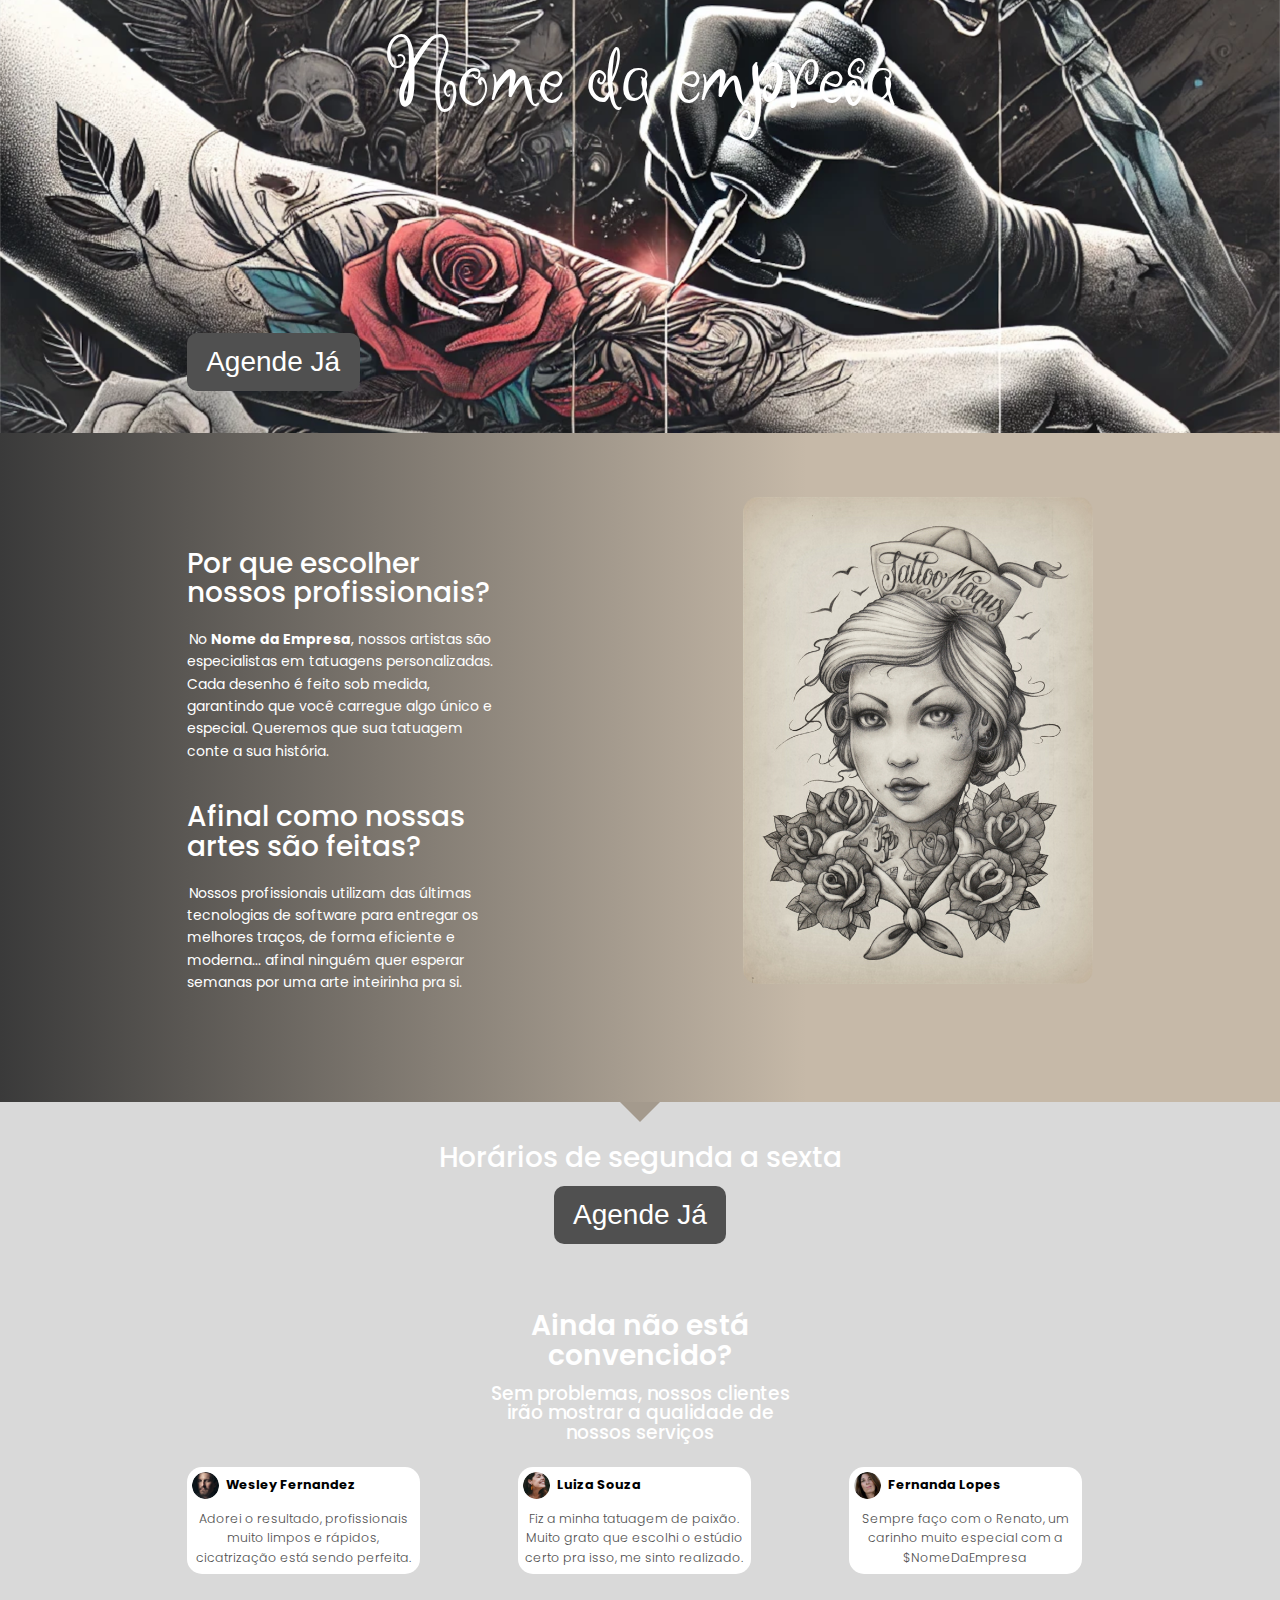
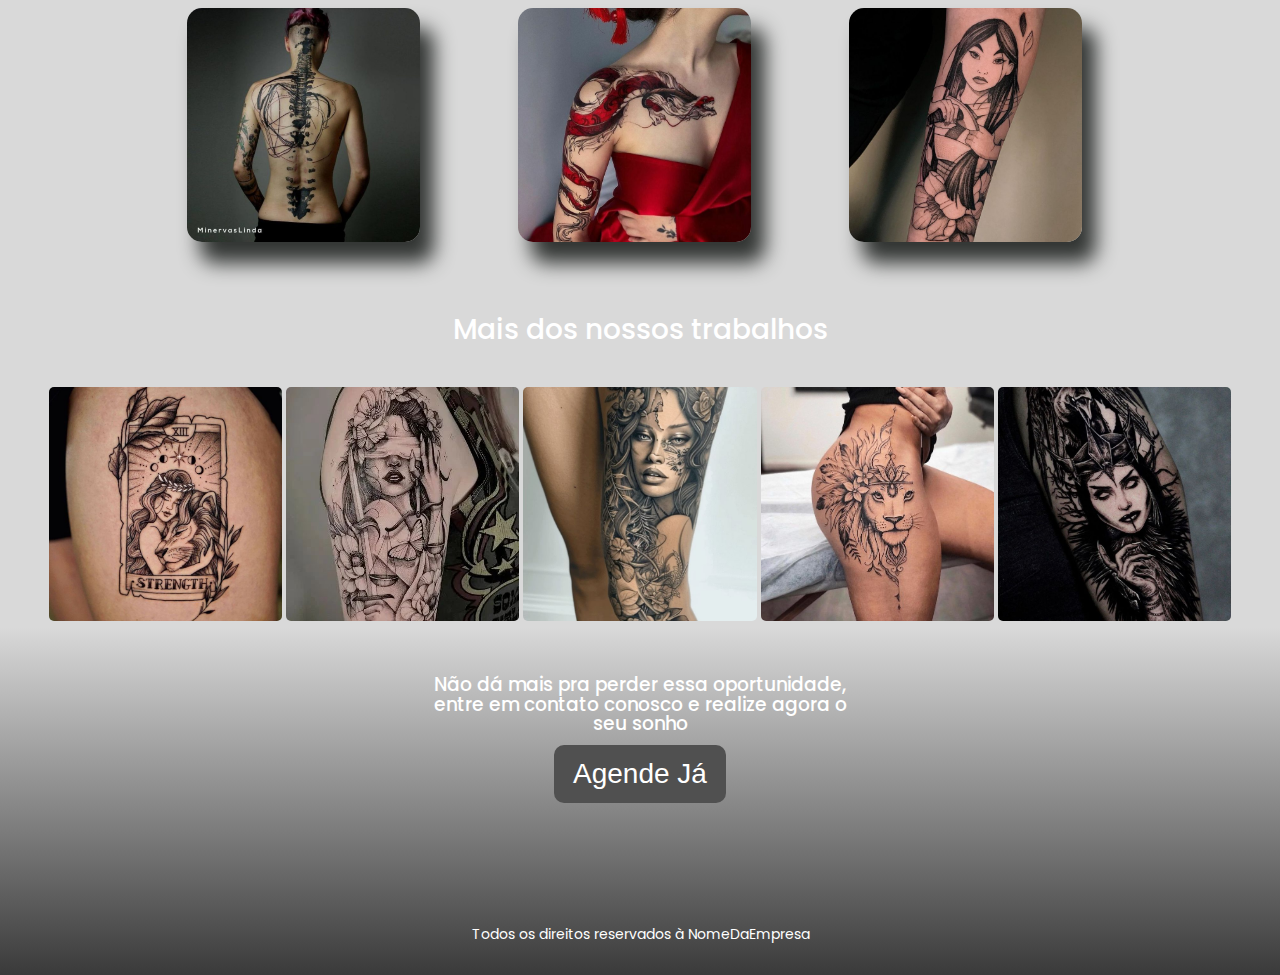
<file: index.html>
<!DOCTYPE html>
<html lang="pt-br">
<head>
  <meta charset="UTF-8">
  <meta name="viewport" content="width=device-width, initial-scale=1.0">
  <meta http-equiv="X-UA-Compatible" content="ie=edge">
  <title>Tattoo Studio</title>
  <link rel="stylesheet" href="Code_archives/styles.css">
  <link rel="preconnect" href="https://fonts.googleapis.com">
<link rel="preconnect" href="https://fonts.gstatic.com" crossorigin>
<link href="https://fonts.googleapis.com/css2?family=Poppins:ital,wght@0,100;0,200;0,300;0,
400;0,500;0,600;0,700;0,800;0,900;1,100;1,200;1,300;1,400;1,500;1,600;1,700;1,800;1,900
&family=Ruge+Boogie&display=swap" rel="stylesheet">
</head>
<body>

  <!-- Seção de Cabeçalho -->
  <header class="header">
    <div class="overlay">
      <h1 class="company-name">Nome da empresa</h1>
      <button class="btn-agendar">Agende Já</button>
    </div>
  </header>

  <!-- Why choose Section -->
  <section class="section-2">
    <div class="content">
      <p class="h2-text" id="first-h2-text">Por que escolher nossos profissionais?</p>
      <p class="content-text" >No <strong>Nome da Empresa</strong>,
         nossos artistas são especialistas em tatuagens personalizadas.
          Cada desenho é feito sob medida, garantindo que você carregue algo único e especial.
           Queremos que sua tatuagem conte a sua história.</p>
      <p class="h2-text">Afinal como nossas artes são feitas?</p>
      <p  class="content-text" id="last-content-text">  Nossos profissionais utilizam das últimas tecnologias
         de software para entregar os melhores traços, de forma eficiente e moderna...
          afinal ninguém quer esperar semanas por uma arte inteirinha pra si.</p>
    </div>
    <div class="image">
      <img src="Imagens/Tattoo_art01.jpg" alt="Desenho de Tatuagem">
    </div>
  </section>

  <!-- Call to action Section -->
  <section class="section-3">
    <div class="triangle-down"></div>
    <p class="h2-text">Horários de segunda a sexta</p>
    <button class="btn-agendar">Agende Já</button>
    <p class="h2-text-type2">Ainda não está convencido?</p>
    <p class="h3-text">Sem problemas, nossos clientes irão mostrar a qualidade de nossos serviços</p>
  </section>

  <!-- Seção de Depoimentos -->
  <section class="section-4">
    
    <div class="testimonials">
      <div class="testimonial">
        <div class="testimonial-text-box">
            <img src="Imagens/Avatar_icon01.png" class="avatar-icon" alt="Wesley">
            <p class="content-text">
            <strong>Wesley Fernandez</strong></p>
            <p class="content-testimonial-text"> Adorei o resultado,
               profissionais muito limpos e rápidos,
              cicatrização está sendo perfeita.</p>
        </div>
        <div class="testimonial-img-box">
            <img src="Imagens/Tattoo_art04.png" class="tattoo-art">
        </div>
      </div>
      <div class="testimonial">
        <div class="testimonial-text-box">
            <img src="Imagens/Avatar_icon02.png" class="avatar-icon"alt="Luiza">
            <p class="content-text">
            <strong>Luiza Souza</strong></p> 
            <p class="content-testimonial-text"> Fiz a minha tatuagem de paixão.
               Muito grato que escolhi o estúdio certo pra isso, me sinto realizado.</p>
        </div>
        <div class="testimonial-img-box">
            <img src="Imagens/Tattoo_art02.png" class="tattoo-art">
        </div>
      </div>
      <div class="testimonial">
        <div class="testimonial-text-box">
            <img src="Imagens/Avatar_icon03.png" class="avatar-icon" alt="Fernanda">
            <p class="content-text">
            <strong>Fernanda Lopes</strong></p>
            <p class="content-testimonial-text">Sempre faço com o Renato,
               um carinho muito especial com a $NomeDaEmpresa</p>
        </div>
        <div class="testimonial-img-box">
            <img src="Imagens/Tattoo_art03.jpg" class="tattoo-art">
        </div>
      </div>
  </section>

  <!-- Seção Galeria de Trabalhos -->
  <section class="section-galeria">
    <p class="h2-text">Mais dos nossos trabalhos</p>
    <nav class="gallery">
      <img src="Imagens/Tatto_art05.png" alt="Tatuagem 1">
      <img src="Imagens/Tatto_art10.png" alt="Tatuagem 2">
      <img src="Imagens/Tatto_art07.png" alt="Tatuagem 3">
      <img src="Imagens/Tatto_art08.png" alt="Tatuagem 4">
      <img src="Imagens/Tatto_art09.png" alt="Tatuagem 5">
    </nav>
  </section>

  <footer class="footer">
    <p class="h3-text">Não dá mais pra perder essa oportunidade, entre em contato conosco e realize agora o seu sonho</p>
    <button class="btn-agendar">Agende Já</button>
    <p class="content-text">Todos os direitos reservados à NomeDaEmpresa</p>
  </footer>

  <script src="Code_archives/scripts.js"></script>
</body>
</html>
</file>
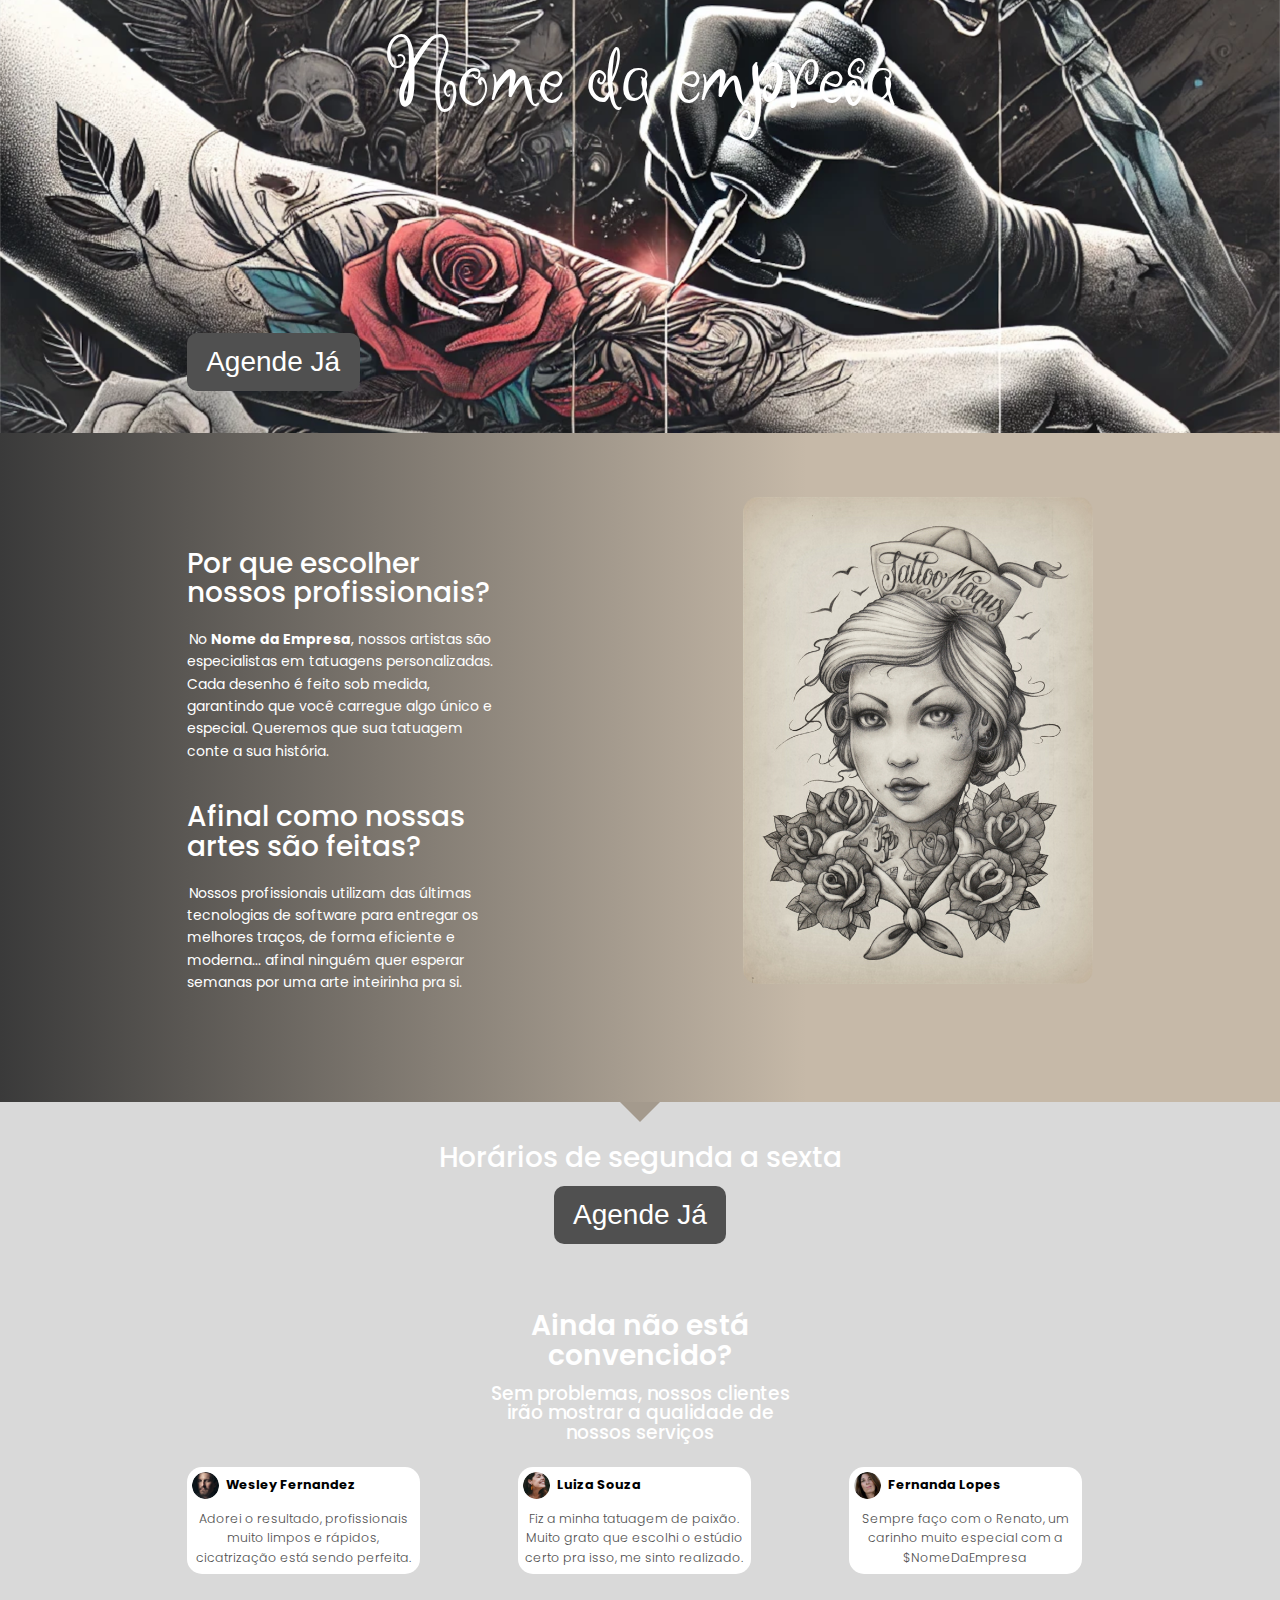
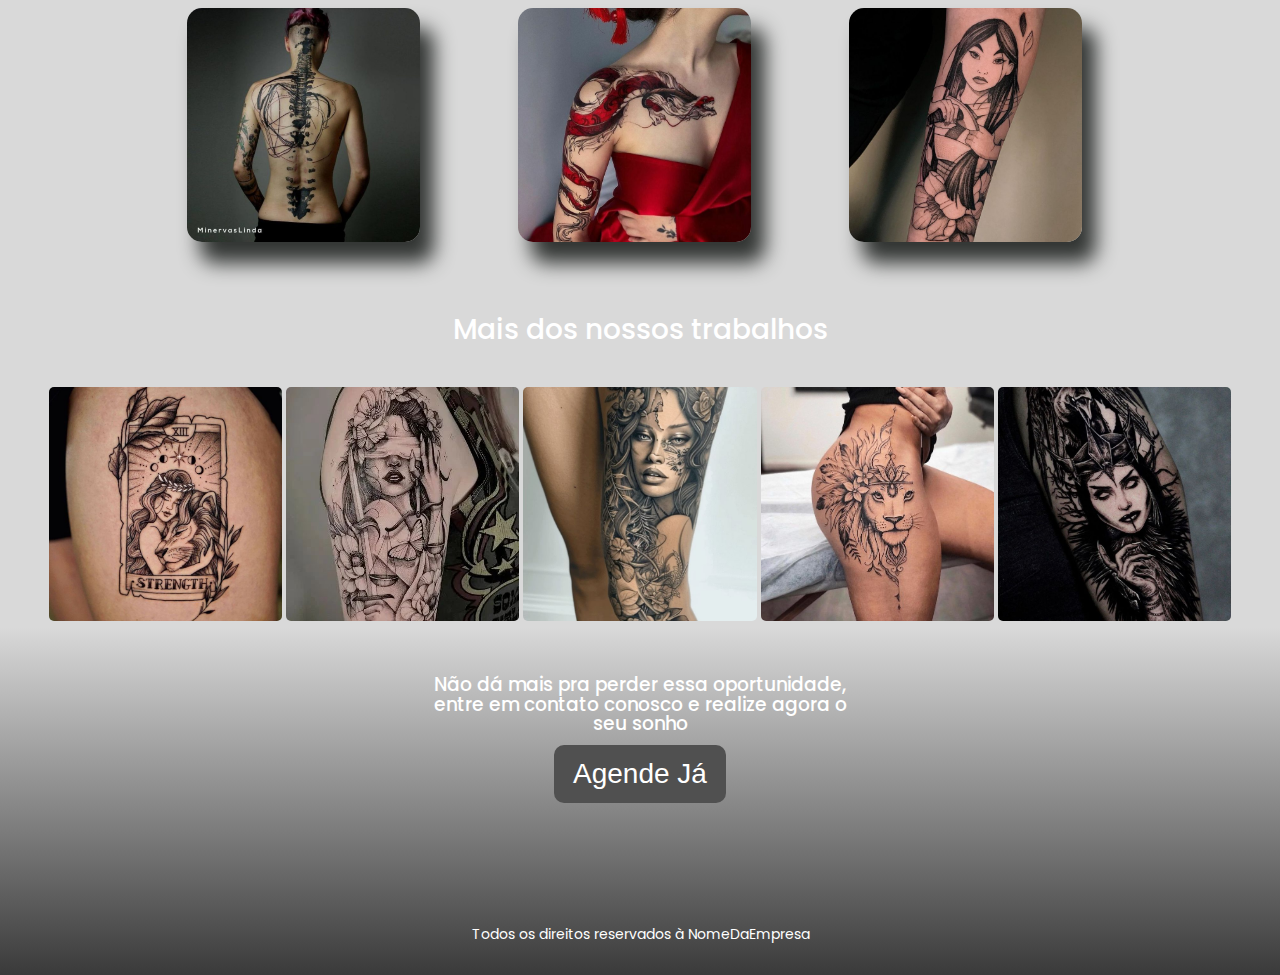
<file: Code_archives/Index.html>
<!DOCTYPE html>
<html lang="pt-br">
<head>
  <meta charset="UTF-8">
  <meta name="viewport" content="width=device-width, initial-scale=1.0">
  <meta http-equiv="X-UA-Compatible" content="ie=edge">
  <title>Tattoo Studio</title>
  <link rel="stylesheet" href="styles.css">
  <link rel="preconnect" href="https://fonts.googleapis.com">
<link rel="preconnect" href="https://fonts.gstatic.com" crossorigin>
<link href="https://fonts.googleapis.com/css2?family=Poppins:ital,wght@0,100;0,200;0,300;0,
400;0,500;0,600;0,700;0,800;0,900;1,100;1,200;1,300;1,400;1,500;1,600;1,700;1,800;1,900
&family=Ruge+Boogie&display=swap" rel="stylesheet">
</head>
<body>

  <!-- Seção de Cabeçalho -->
  <header class="header">
    <div class="overlay">
      <h1 class="company-name">Nome da empresa</h1>
      <button class="btn-agendar">Agende Já</button>
    </div>
  </header>

  <!-- Why choose Section -->
  <section class="section-2">
    <div class="content">
      <p class="h2-text" id="first-h2-text">Por que escolher nossos profissionais?</p>
      <p class="content-text" >No <strong>Nome da Empresa</strong>,
         nossos artistas são especialistas em tatuagens personalizadas.
          Cada desenho é feito sob medida, garantindo que você carregue algo único e especial.
           Queremos que sua tatuagem conte a sua história.</p>
      <p class="h2-text">Afinal como nossas artes são feitas?</p>
      <p  class="content-text" id="last-content-text">  Nossos profissionais utilizam das últimas tecnologias
         de software para entregar os melhores traços, de forma eficiente e moderna...
          afinal ninguém quer esperar semanas por uma arte inteirinha pra si.</p>
    </div>
    <div class="image">
      <img src="../Imagens/Tattoo_art01.jpg" alt="Desenho de Tatuagem">
    </div>
  </section>

  <!-- Call to action Section -->
  <section class="section-3">
    <div class="triangle-down"></div>
    <p class="h2-text">Horários de segunda a sexta</p>
    <button class="btn-agendar">Agende Já</button>
    <p class="h2-text-type2">Ainda não está convencido?</p>
    <p class="h3-text">Sem problemas, nossos clientes irão mostrar a qualidade de nossos serviços</p>
  </section>

  <!-- Seção de Depoimentos -->
  <section class="section-4">
    
    <div class="testimonials">
      <div class="testimonial">
        <div class="testimonial-text-box">
            <img src="../Imagens/Avatar_icon01.png" class="avatar-icon" alt="Wesley">
            <p class="content-text">
            <strong>Wesley Fernandez</strong></p>
            <p class="content-testimonial-text"> Adorei o resultado,
               profissionais muito limpos e rápidos,
              cicatrização está sendo perfeita.</p>
        </div>
        <div class="testimonial-img-box">
            <img src="../Imagens/Tattoo_art04.png" class="tattoo-art">
        </div>
      </div>
      <div class="testimonial">
        <div class="testimonial-text-box">
            <img src="../Imagens/Avatar_icon02.png" class="avatar-icon"alt="Luiza">
            <p class="content-text">
            <strong>Luiza Souza</strong></p> 
            <p class="content-testimonial-text"> Fiz a minha tatuagem de paixão.
               Muito grato que escolhi o estúdio certo pra isso, me sinto realizado.</p>
        </div>
        <div class="testimonial-img-box">
            <img src="../Imagens/Tattoo_art02.png" class="tattoo-art">
        </div>
      </div>
      <div class="testimonial">
        <div class="testimonial-text-box">
            <img src="../Imagens/Avatar_icon03.png" class="avatar-icon" alt="Fernanda">
            <p class="content-text">
            <strong>Fernanda Lopes</strong></p>
            <p class="content-testimonial-text">Sempre faço com o Renato,
               um carinho muito especial com a $NomeDaEmpresa</p>
        </div>
        <div class="testimonial-img-box">
            <img src="../Imagens/Tattoo_art03.jpg" class="tattoo-art">
        </div>
      </div>
  </section>

  <!-- Seção Galeria de Trabalhos -->
  <section class="section-galeria">
    <p class="h2-text">Mais dos nossos trabalhos</p>
    <nav class="gallery">
      <img src="../Imagens/Tatto_art05.png" alt="Tatuagem 1">
      <img src="../Imagens/Tatto_art10.png" alt="Tatuagem 2">
      <img src="../Imagens/Tatto_art07.png" alt="Tatuagem 3">
      <img src="../Imagens/Tatto_art08.png" alt="Tatuagem 4">
      <img src="../Imagens/Tatto_art09.png" alt="Tatuagem 5">
    </nav>
  </section>

  <footer class="footer">
    <p class="h3-text">Não dá mais pra perder essa oportunidade, entre em contato conosco e realize agora o seu sonho</p>
    <button class="btn-agendar">Agende Já</button>
    <p class="content-text">Todos os direitos reservados à NomeDaEmpresa</p>
  </footer>

  <script src="scripts.js"></script>
</body>
</html>
</file>
<file: Code_archives/styles.css>
* {
    margin: 0;
    padding: 0;
    box-sizing: border-box;
  }
  
  body {
    font-family: "Poppins", sans-serif;
    background-color: #D9D9D9;
    color: #333;
    line-height: 1.6;
    font-size: 14px;
  }
  /* Shapes for the site design */

.triangle-down {
	width: 0;
	height: 0;
	border-left: 1.563vw solid transparent;
	border-right: 1.563vw solid transparent;
	border-top: 1.563vw solid #A49A8D;
    background: linear-gradient(90deg, #A49A8D, #ACA294);
}

  /* Font Designs Section */
  
  .content-text{
    text-align: start;
    font-family: "Poppins", sans-serif;
    font-weight: 400;
    font-size: 1em;
    text-indent: 2px;
    color: white;
  }

  .h2-text{
    text-align: start;
    font-weight: 500;
    font-size: 2em;
    line-height: 106.6%;
    color: white;
  }

  .h2-text-type2{
    text-align: center;
    font-weight: 600;
    font-size: 2em;
    line-height: 106.6%;
    color: white;
  }

  .h2-text-type2{
    text-align: start;
    font-weight: 600;
    font-size: 2em;
    line-height: 106.6%;
    color: white;
    text-align: center;
  }

  .h3-text {
    text-align: center;
    font-weight: 500;
    font-size: 1.333333334em;
    line-height: 106.6%;
    color: white;
  }
  
  .company-name {
    font-size: 4vw;
    text-align: center;
  }
  
  .btn-agendar {
    margin-top: 20px;
    background-color: #505050;
    border-radius: 10px;
    cursor: pointer;
    border: none;
    font-size: 2em;
    font-weight: 300;
    color: white;
    transition: background 0.3s;
    width: 13.51vw;
    height: 4.54vw;
  }
  
  .btn-agendar:hover {
    background-color: #555;
  }
  
  /* Design section SETOR 1*/

  .header {
    background-image: url('../Imagens/Tattoo_Bg01.png');
    background-size: cover;
    background-position: center;
    height: 33.854vw;
    position: relative;
  }

  .overlay {
    width: 100%;
    height: 100%;
    display: flex;
    flex-direction: column;
    justify-content: center;
    align-items: center;
    color: white;
  }
  
  .company-name{
    font-family: "Ruge Boogie", cursive;
    font-weight: 400;
    font-size: 7.111107657em;
  }

  .overlay .btn-agendar{
    position: relative;
    margin-left: 14.583vw;
    margin-bottom: 3.333vw;
    margin-top: auto;
    margin-right: auto;
  }

  /* Design section SETOR 2*/
  .section-2 {
    display: flex;
    justify-content: space-between;
    padding-left: 14.583vw;
    padding-right: 14.583vw;
    min-height: 43.854vw;
    height: fit-content;
    background: linear-gradient(90deg,#3A3A3A, #C6B9A8 63%)
  }
  
  .section-2 .image {
    width: 27.396vw;
    height: 36.406vw;
    margin-top: 5vw;
    margin-bottom: 3vw;
    object-fit: fill;
  }
  
  .section-2 .h2-text{
    margin-top: 3.125vw;
  }
  
  .section-2 p {
    width: 24.635vw;
    margin-top: 1.563vw;
  }
  
  .section-2 img {
    max-width: 100%;
    border-radius: 15px;
  }

  #first-h2-text {
    margin-top: 9vw;
  }

  .section-2 #last-content-text{
    margin-bottom: 8.5vw;
  }
  
  /* Design section SETOR 3*/

  .triangle-down{
    width: fit-content;
    margin-left: auto;
    margin-right: auto;
  }
  .section-3 {
    width: fit-content;
    margin-left: auto;
    margin-right: auto;
    text-align: center;
  }
  
  .section-3 .h2-text {
    margin-top: 1.615vw;
  }
  
  .section-3 .h2-text-type2 {
    margin-top: 5.208vw;
    margin-bottom: 1.042vw;
    max-width: 24.635vw;
    margin-left: auto;
    margin-right: auto;
  }
  
  .section-3 .btn-agendar{
    margin-top: 1.042vw;
    margin-left: auto;
    margin-right: auto;
  }

  .section-3 .h3-text{
    width: 24.635vw;
    margin-left: auto;
    margin-right: auto;
  }

  /* Design section SETOR 4*/

  .section-4 {
    padding-top: 1.875vw;
    padding-left: 14.583vw;
    padding-right: 14.583vw;
    min-height: 29.792vw;
    max-height: fit-content;
  }
  
  .testimonials {
    display: flex;
    justify-content: space-between;
  }

  .testimonial{
    width: 19.115vw;
    min-height: 29.792vw;
    max-height: fit-content;
  }
  
  .testimonial-text-box{
    width: 18.229vw;
    min-height: 7.083vw;
    max-height: fit-content;
    background-color: white;
    border-radius: 15px;
    padding: 0.417vw;
    
  }
  .testimonial .avatar-icon {
    position: absolute;
    width: 2.083vw;
    height: 2.083vw;
    border-radius: 50%;
  }
  
  .testimonials .content-text {
    font-size: 1vw;
    font-weight: 500;
    text-align: start;
    margin-left: 2.5vw;
    margin-top: 0.2vw;
    color: black;
  }

  p.content-testimonial-text {
    width: fit-content;
    margin-top: 1.042vw;
    text-align: center;
  }
  .content-testimonial-text {
    color: #505050;
    font-weight: 300;
    font-size: 0.888888889em;
  }

  .testimonial .tattoo-art{
    width: 18.229vw;
    height: 18.229vw;
    margin-top: 2.708vw;
    border-radius: 15px;
    object-fit: cover;
    box-shadow: 1.042vw 1.563vw 1.563vw #323533;
  }

/* Design Section SETOR 5*/
  .section-galeria {
    margin-top: 5.208vw;
    text-align: center;
  }
  .section-galeria .h2-text{
    text-align: center;
    margin-bottom: 3.333vw;
  }
  
  .gallery {
    margin-top: 3.333vw;
    display: inline;
    height: 18.229vw;
    border-radius: 15px;
  }
  
  .gallery img {
    height: 18.229vw;
    width: 18.229vw;
    object-fit: cover;
    border-radius: 5px;
  }
  .footer .h3-text{
    margin-top: 1.4vw;
    width: 35vw;
    text-align: center;
    margin-left: auto;
    margin-right: auto;
    }

  .footer .content-text{
    text-align: center;
    margin-top: 9.375vw;
    margin-bottom: auto;
  }

  .footer .btn-agendar{
    margin-top: 0.833vw;
  }

  .footer {
    padding: 30px;
    text-align: center;
    background: linear-gradient(#D9D9D9, #3A3A3A);
    min-height: 25.052vw;
  }
</file>
